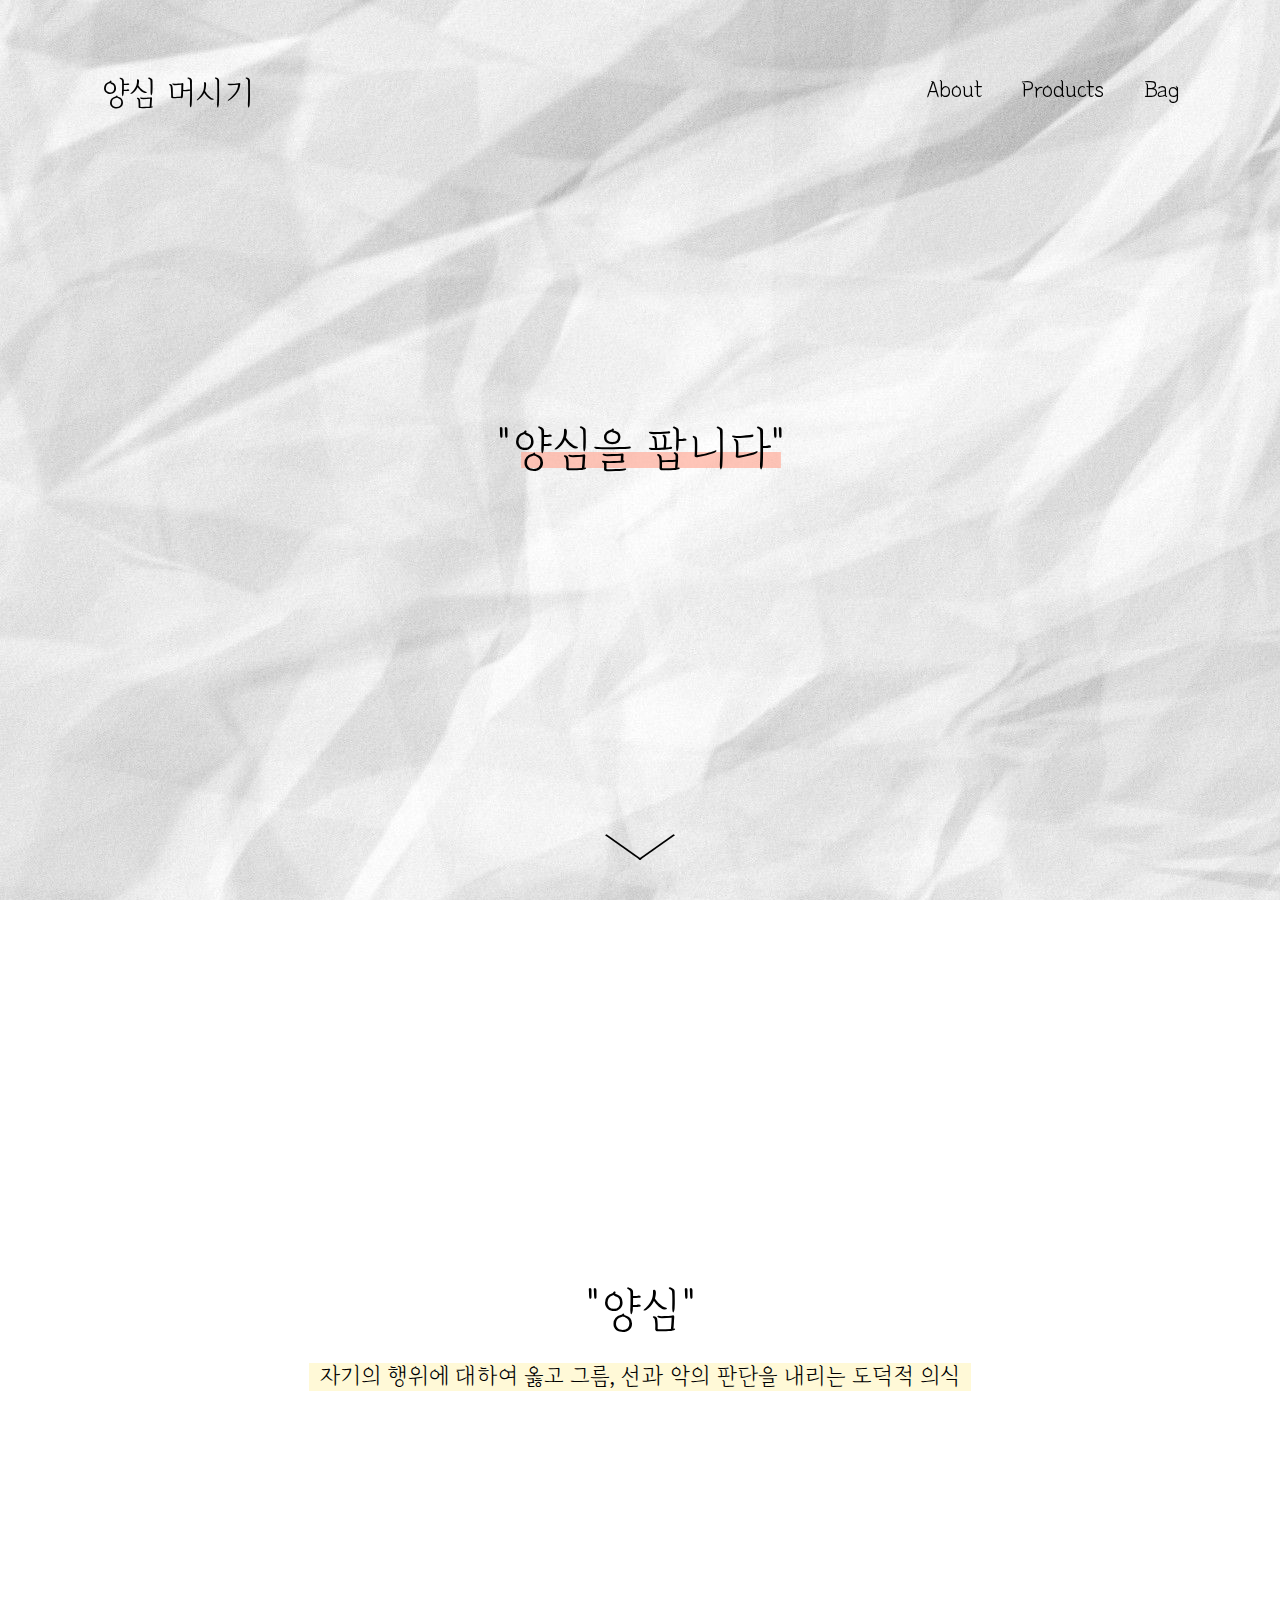
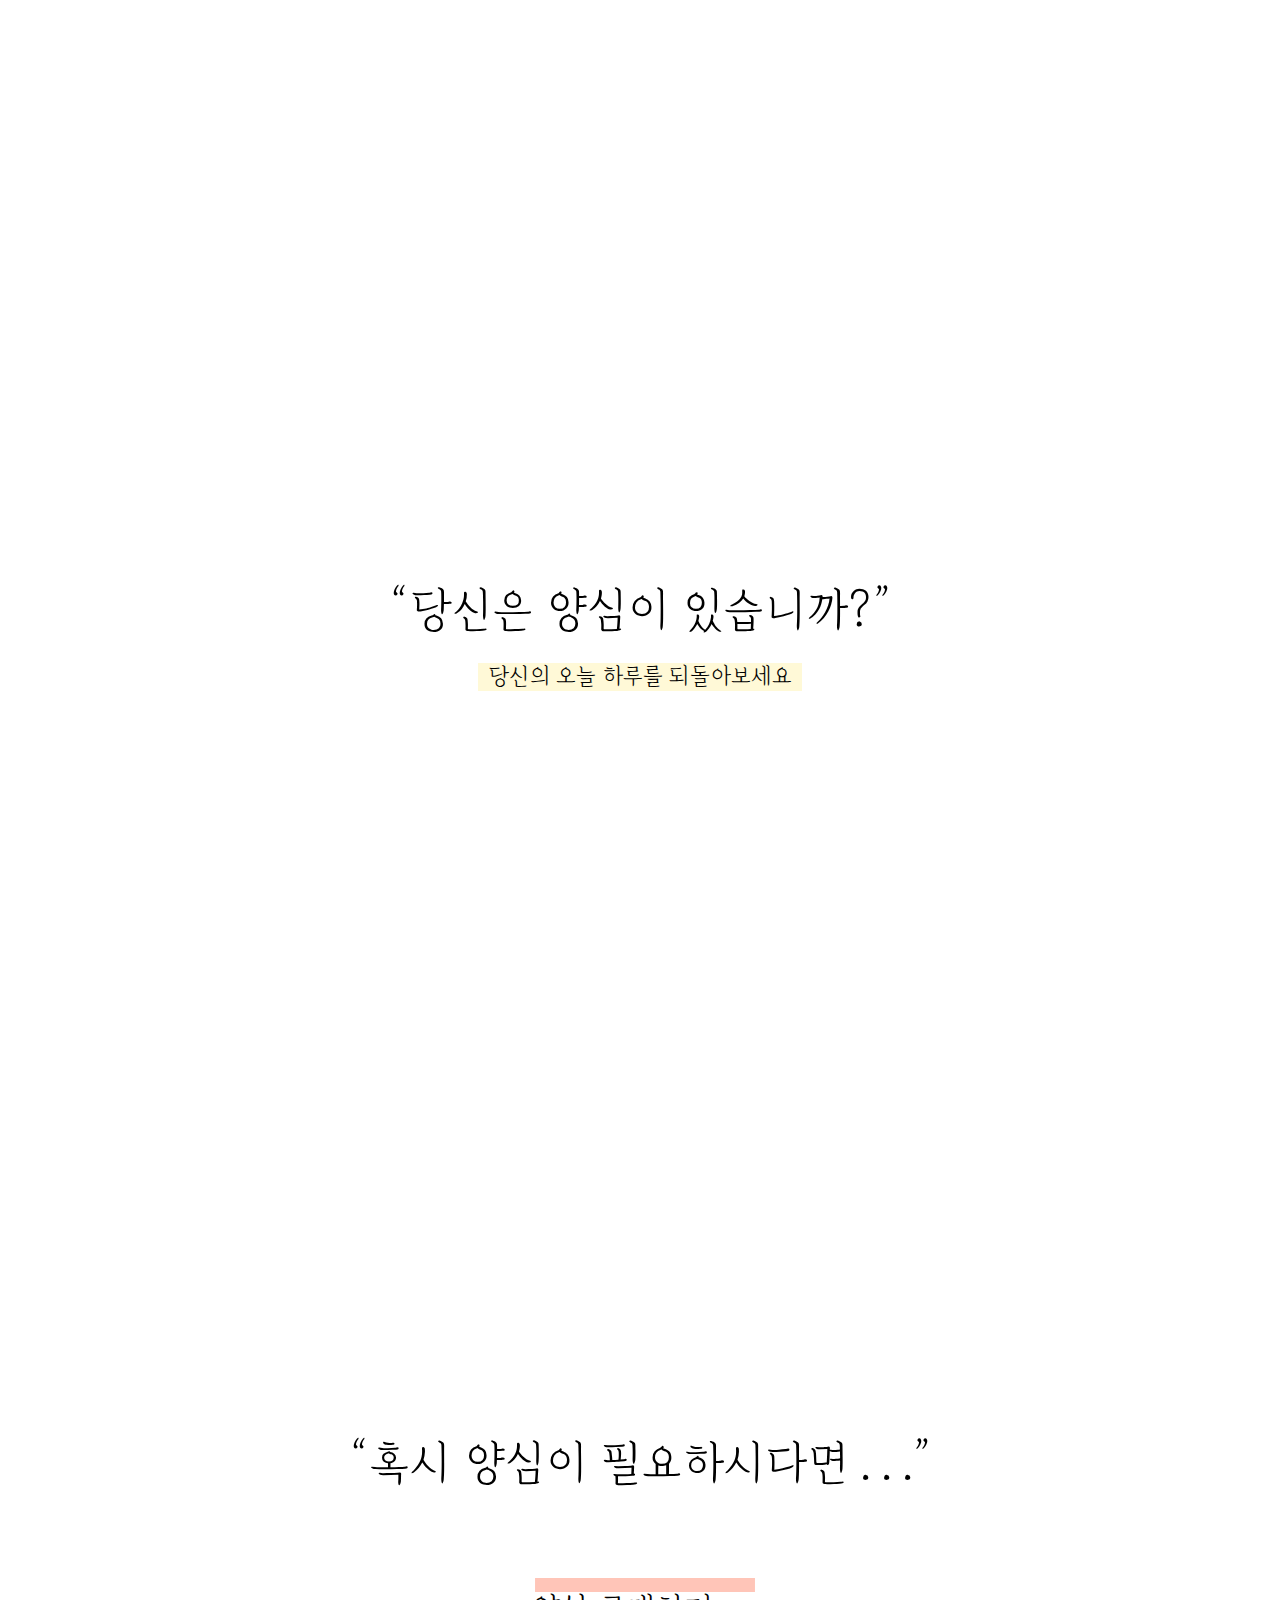
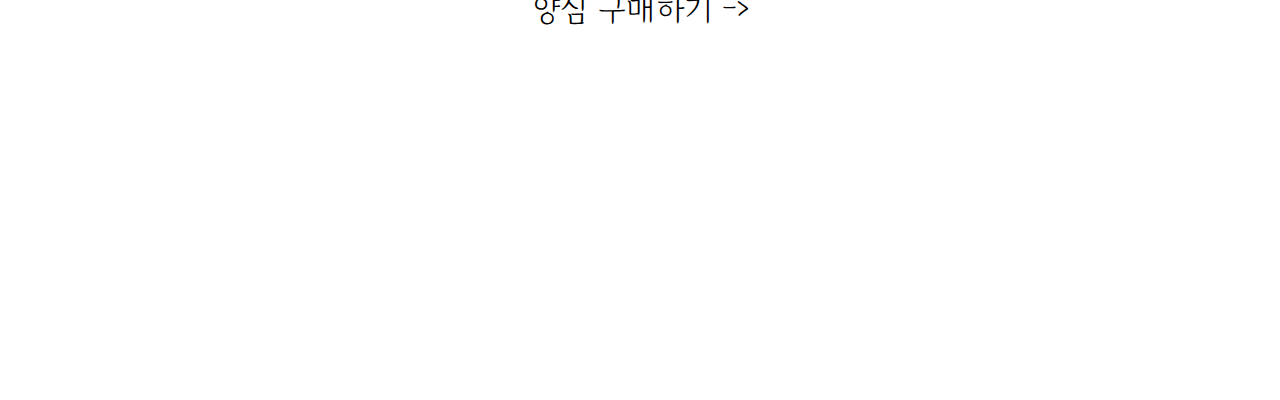
<file: index.html>
<!DOCTYPE html>
<head>
    <meta charset="UTF-8">
    <script src="https://ajax.googleapis.com/ajax/libs/jquery/3.3.1/jquery.min.js"></script>
    <link href="/index.css" rel="stylesheet" type="text/css" />
    <script src="/index.js"></script>
    <title>양심 머시기</title>
    <link rel="shortcut icon" href="/res/img/musigi-logo.ico">
    <link rel="icon" href="/res/img/musigi-logo.ico">
</head>
<body>
    <header include-html="/header.html">
    </header>

    <div class="container">
        <div class="frame" id="frame-1">
            <p id="title">"양심을 팝니다"</p>
            <img class="highlight" src="/res/img/red_highlight.svg">
            <img id="go-down" src="/res/img/go_down.svg" onclick="goDownBtn()">
            <script>
            function goDownBtn() {
                $("html, body").animate({ scrollTop: 860 }, 300);
            }
            </script>
        </div>
        
        <div class="frame" id="frame-2">
            <p id="title">"양심"</p>
            <p id="description">자기의 행위에 대하여 옳고 그름, 선과 악의 판단을 내리는 도덕적 의식</p>
        </div>

        <div class="frame" id="frame-3">
            <p id="title">“당신은 양심이 있습니까?”</p>
            <p id="description">당신의 오늘 하루를 되돌아보세요</p>
        </div>

        <div class="frame" id="frame-4">
            <p id="title">“혹시 양심이 필요하시다면 . . .”</p>
            <p id="go_to_buy" onclick="location.href='/products/products.html'">양심 구매하기 -></p>
            <img class="highlight" src="/res/img/red_highlight.svg">
        </div>
    </div>
     
</body>
</html>
</file>
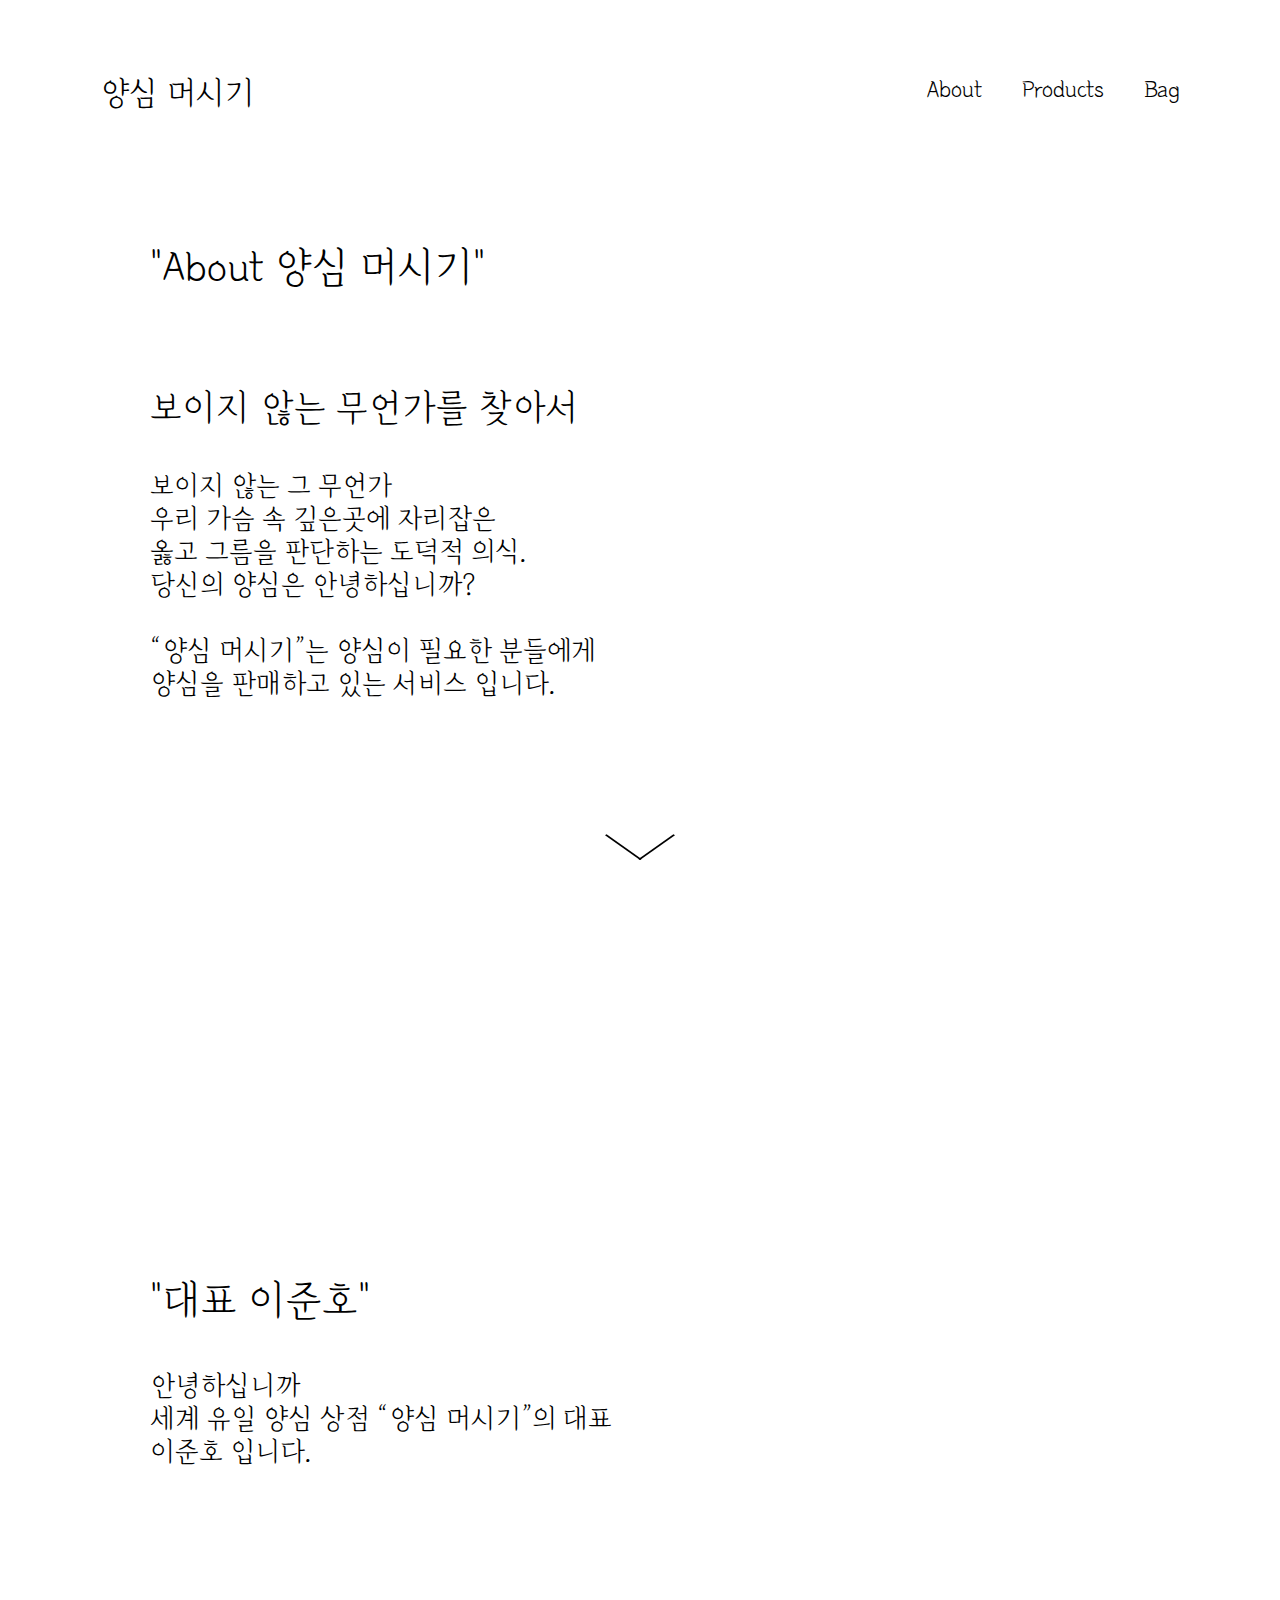
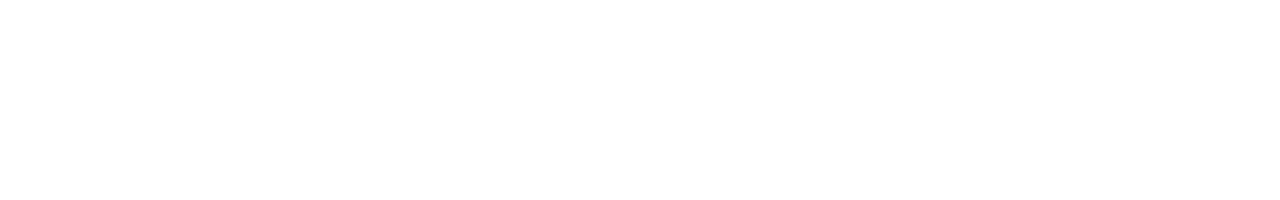
<file: about/about.html>
<!DOCTYPE html>
<head>
    <meta charset="UTF-8">
    <script src="https://ajax.googleapis.com/ajax/libs/jquery/3.3.1/jquery.min.js"></script>
    <link href="./about.css" rel="stylesheet" type="text/css" />
    <script src="./about.js"></script>
    <title>양심 머시기 - About</title>
    <link rel="shortcut icon" href="/res/img/musigi-logo.ico">
    <link rel="icon" href="/res/img/musigi-logo.ico">
</head>
<body>
    <header include-html="/header.html">
    </header>

    <div class="container">
        <div id="text">
            <p id="title">"About 양심 머시기"</p>
            <p id="sub_title">보이지 않는 무언가를 찾아서</p>
            <p id="content">보이지 않는 그 무언가<br>
                우리 가슴 속 깊은곳에 자리잡은<br>
                옳고 그름을 판단하는 도덕적 의식.<br>
                당신의 양심은 안녕하십니까?<br>
                <br>
                “양심 머시기”는 양심이 필요한 분들에게<br>
                양심을 판매하고 있는 서비스 입니다.<br>
            </p>
        </div>
        <div id="frame-1">
            <img id="go-down" src="/res/img/go_down.svg" onclick="goDownBtn()">
            <script>
                function goDownBtn() {
                    $("html, body").animate({ scrollTop: 860 }, 300);
                }
                </script>
        </div>
        
        <div id="frame-2">
            <div id="text">
                <p id="title">"대표 이준호"</p>
                <p id="content">안녕하십니까<br>
                    세계 유일 양심 상점 “양심 머시기”의 대표<br>
                    이준호 입니다.<br>
                    </p>
            </div>    
        </div>
    </div>
     
</body>
</html>
</file>
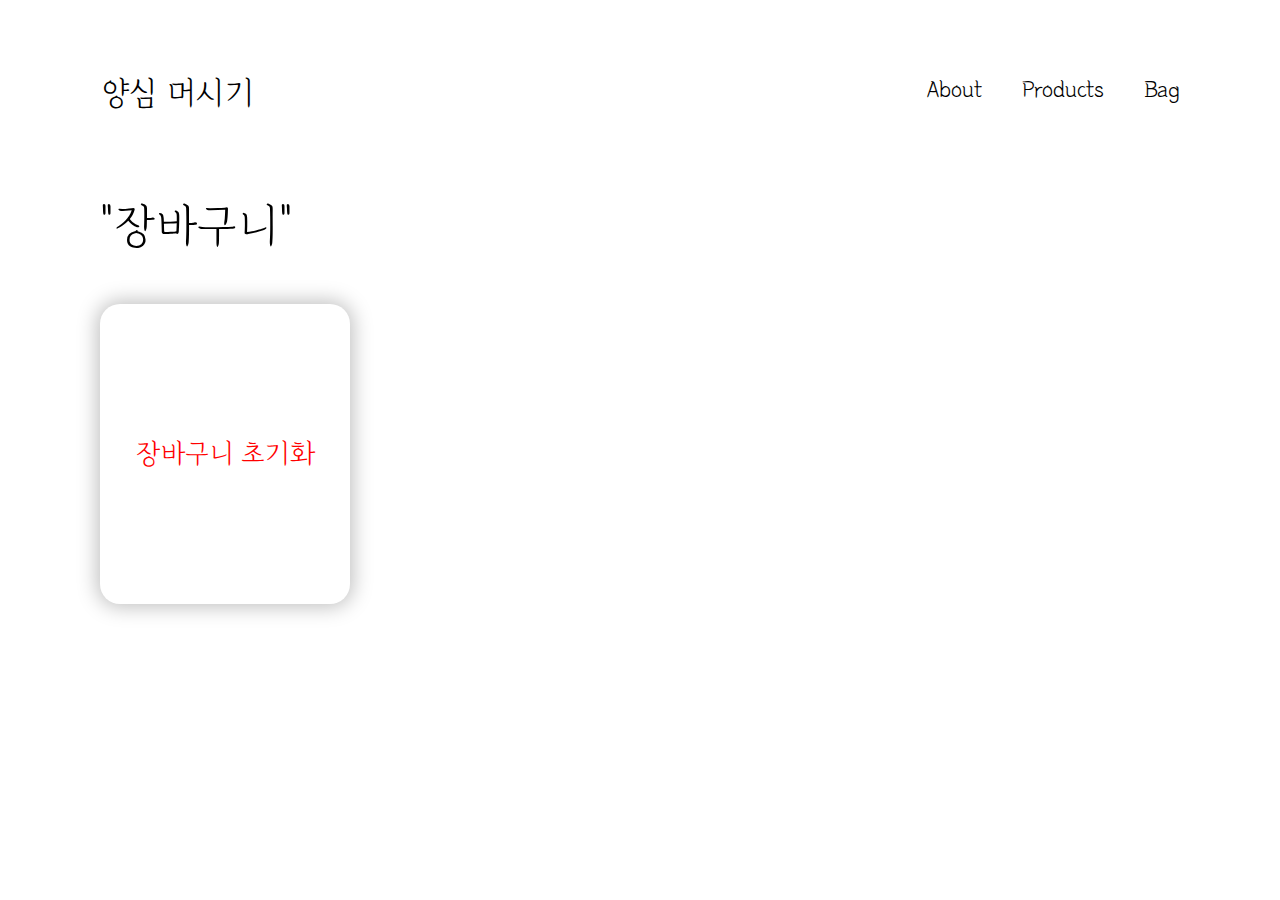
<file: bag/bag.html>
<!DOCTYPE html>
<head>
    <meta charset="UTF-8">
    <link href="./bag.css" rel="stylesheet" type="text/css" />
    <title>양심 머시기 - Bag</title>
    <link rel="shortcut icon" href="/res/img/musigi-logo.ico">
    <link rel="icon" href="/res/img/musigi-logo.ico">
</head>
<body>
    <header include-html="/header.html">
    </header>

    <div class="container">
        <p id="pageTitle">"장바구니"</p>
        <div class="itemImg" id="reset" onclick="reset()"><p>장바구니 초기화</p></div>
    </div>
    <script src="./bag.js"></script>
</body>
</html>
</file>
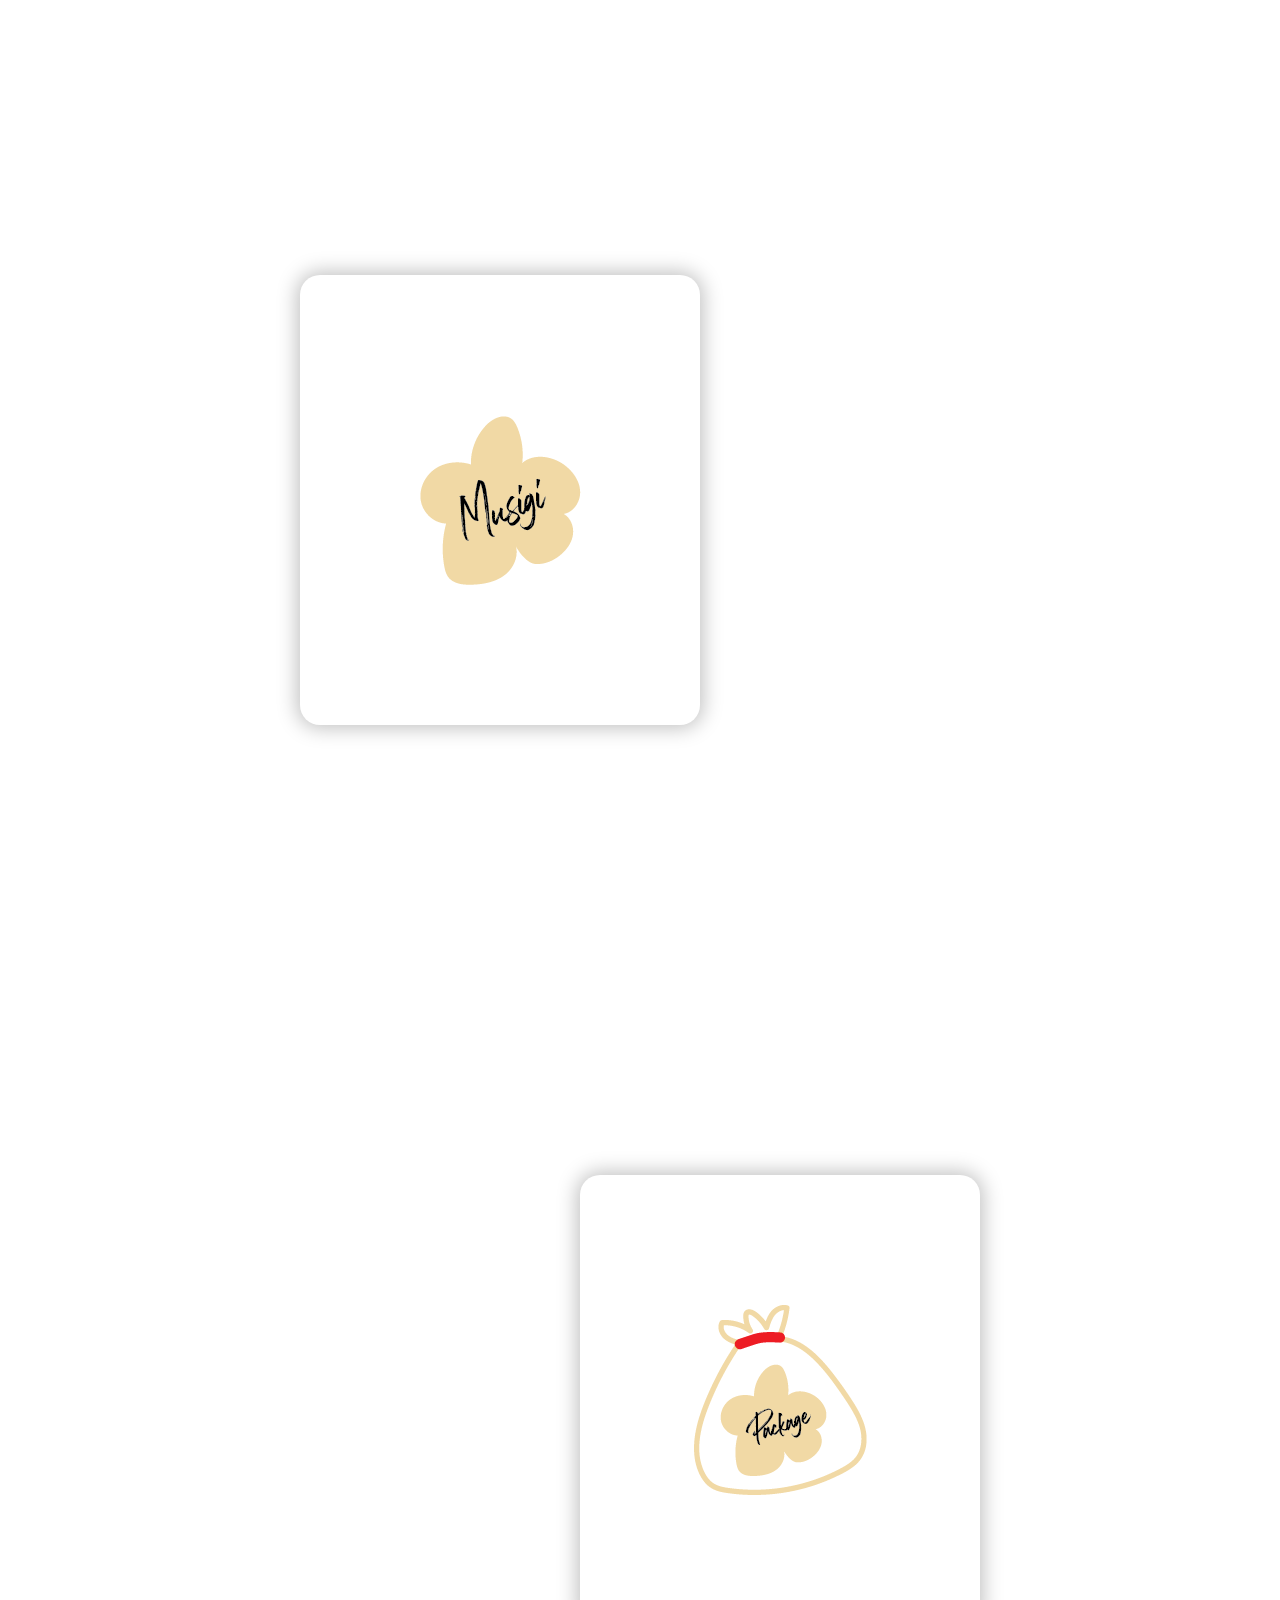
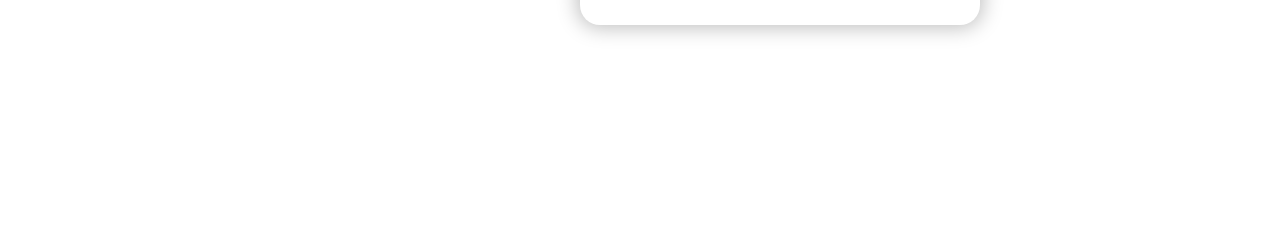
<file: products/item.html>
<!DOCTYPE html>
<head>
    <meta charset="UTF-8">
    <link href="./item.css" rel="stylesheet" type="text/css" />
    <title>양심 머시기 - Items</title>
    <link rel="shortcut icon" href="/res/img/musigi-logo.ico">
    <link rel="icon" href="/res/img/musigi-logo.ico">
</head>
<body>
    <header include-html="/header.html">
    </header>

    <div class="container">
        <div class="introduce">
            <p id="itemName"></p>
            <div id="itemImg"></div>
            <p id="title">당신의 양심, 오늘은 안녕하셨나요?</p>
            <p id="description"></p>
        </div>
        <div class="buy_div">
            <div class="count_div">
                <p>수량 : </p>
                <input id="count" type="number" value="1" min="0" onchange="price()" onkeyup="price()" >
                <p>개</p>
            </div>
            <br><p id="price"></p>
            <div class="radius_button" id="addBag" onclick="addBag()">
                <p>장바구니에 담기</p>
            </div>
            <div class="radius_button" id="kakao_buy" onclick="buy('카카오페이')">
                <p>Kakako Pay</p>
            </div>
            <div class="radius_button" id="toss_buy" onclick="buy('토스')">
                <p>toss</p>
            </div>
            <div class="radius_button" id="naver_buy" onclick="buy('네이버 페이')">
                <p>Naver Pay</p>
            </div>
        </div>
        
    </div>

    
    <script src="./item.js"></script>
</body>
</html>
</file>
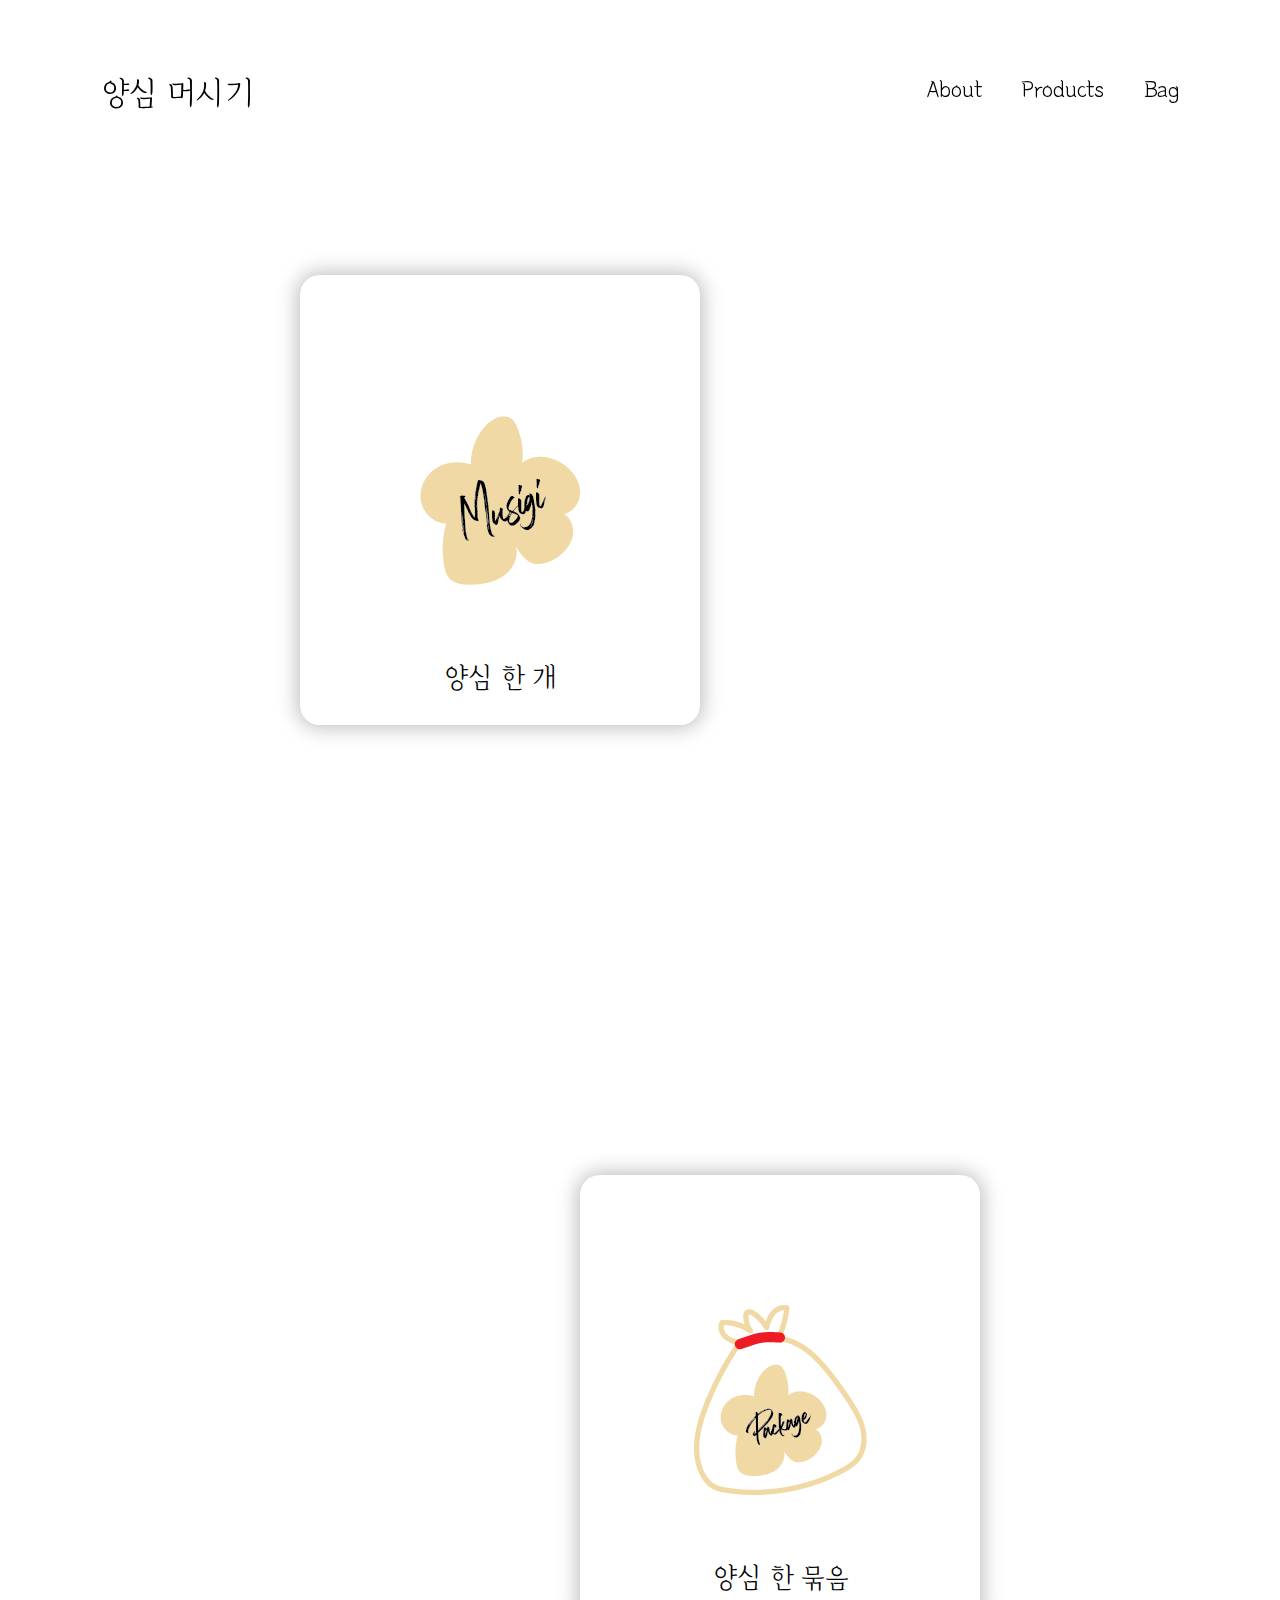
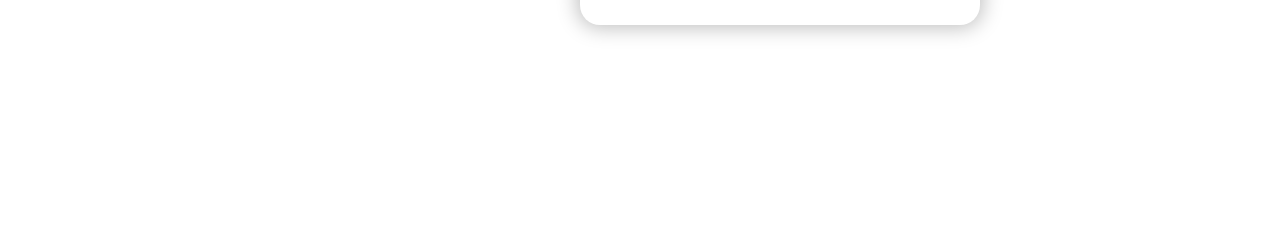
<file: products/products.html>
<!DOCTYPE html>
<head>
    <meta charset="UTF-8">
    <link href="./products.css" rel="stylesheet" type="text/css" />
    <script src="./products.js"></script>
    <title>양심 머시기 - Products</title>
    <link rel="shortcut icon" href="/res/img/musigi-logo.ico">
    <link rel="icon" href="/res/img/musigi-logo.ico">
</head>
<body>
    <header include-html="/header.html">
    </header>

    <div class="container">
        <div id="left">
            <div class="item" id="item1" onclick="setParameter(1)">
                <p>양심 한 개</p>
            </div>
        </div>
        
        <div id="right">
            <div class="item" id="item2" onclick="setParameter(2)">
                <p>양심 한 묶음</p>
            </div>
        </div>
    </div>
     
</body>
</html>
</file>
<file: index.css>
@font-face { 
    font-family: 'Cafe24Oneprettynight'; 
    src: url(/res/fonts//Cafe24Oneprettynight.ttf) format('truetype'); }

p {
    font-family: Cafe24Oneprettynight;
}

body {
    margin: 0;
    padding: 0;
}

header {
    position:fixed;
    width: auto;
    left: 0;
    right: 0;
    margin-top: 40px;
    margin-left: 100px;
    margin-right: 100px;
}


.container {
    width: 100%;
    height: 100%;
}

.container > #frame-1 {
    background-repeat: no-repeat;
    background-image: url("/res/img/paper_background.png");
}

#go-down {
    cursor: pointer;
    position: absolute;
    clear: left;
    bottom: 0px;
    width: 70px;
    margin-bottom: 40px;
}

#frame-1 > .highlight {
    width: 260px;
    margin-top: 20px;
    margin-left: 22px;
    position: absolute;
    z-index: 1;
}

.frame {
    float: inherit;
    place-items: center;
    min-height: 100vh;
    display: flex;
    justify-content: center;
    flex-direction: column;
}

#frame-1 > #title {
    z-index: 2;
    font-size: 50px;
}

#title{
    font-size: 50px;
    margin: 0;
}

#description {
    background: #FFF9D7;
    font-size: 25px;
    padding-left: 10px;
    padding-right: 10px;
}

#frame-4 > #go_to_buy {
    margin-top: 100px;
    font-size: 35px;
    z-index: 2;
    cursor: pointer;
}

#frame-4 > .highlight {
    width: 220px;
    margin-top: 70px;
    margin-left: 10px;
    position: absolute;
    z-index: 1;
}
</file>
<file: about/about.css>
@font-face { 
    font-family: 'Cafe24Oneprettynight'; 
    src: url(/res/fonts//Cafe24Oneprettynight.ttf) format('truetype'); }

p {
    font-family: Cafe24Oneprettynight;
}

body {
    margin: 0;
    padding: 0;
}

header {
    z-index: 2;
    background: #FFFFFF;
    position:fixed;
    width: auto;
    left: 0;
    right: 0;
    padding-top: 40px;
    padding-left: 100px;
    padding-right: 100px;
}

.container {
    width: 100%;
    height: 100%;
}

#go-down {
    z-index: 1;
    cursor: pointer;
    position: absolute;
    clear: left;
    bottom: 0px;
    width: 70px;
    margin-bottom: 40px;
}

#frame-1 {
    float: inherit;
    place-items: center;
    display: flex;
    justify-content: center;
    flex-direction: column;
}

#frame-2 {
    float: inherit;
    min-height: 100vh;
    display: flex;
    justify-content: center;
    flex-direction: column;
}

#text {
    margin-left: 150px;
    float: inherit;
    min-height: 100vh;
    display: flex;
    justify-content: center;
    flex-direction: column;
}

#text > #title {
    font-size: 45px;
}

#text > #sub_title {
    font-size: 40px;
    margin-top: 50px;

}

#text > #content {
    font-size: 30px;
    margin: 0;
}
</file>
<file: bag/bag.css>
@font-face { 
    font-family: 'Cafe24Oneprettynight'; 
    src: url(/res/fonts//Cafe24Oneprettynight.ttf) format('truetype'); }

p {
    font-family: Cafe24Oneprettynight;
}

body {
    margin: 0;
    padding: 0;
}

header {
    background: #FFFFFF;
    position:fixed;
    width: auto;
    left: 0;
    right: 0;
    padding-top: 40px;
    padding-left: 100px;
    padding-right: 100px;
}

.container {
    padding-top: 150px;
    padding-left: 100px;
    padding-right: 100px;
    width: auto;
    height: auto;
}

#pageTitle {
    font-size: 50px;
    cursor: pointer;
}

.itemImg {
    margin-right: 50px;
    float: left;
    width: 250px;
    height: 300px;
    border-radius: 20px;
    box-shadow: 0 0 20px 3px rgba(0, 0, 0, 0.25);
    background-repeat: no-repeat;
    background-position: center;
    cursor: pointer;
    display: flex;
    justify-content: space-around;
    align-items: flex-end;
}

.itemImg > p {
    font-size: 20px;
}

#packageItem {
    background-image: url("/res/img/musigi-package.png");
}

#oneItem {
    background-image: url("/res/img/musigi-logo.png");
}

#reset {
    align-items: center;
    color: red;
}

#reset > p {
    font-size: 30px;
}
</file>
<file: products/item.css>
@font-face { 
    font-family: 'Cafe24Oneprettynight'; 
    src: url(/res/fonts//Cafe24Oneprettynight.ttf) format('truetype'); }

p {
    font-family: Cafe24Oneprettynight;
}

body {
    margin: 0;
    padding: 0;
}

header {
    z-index: 2;
    background: #FFFFFF;
    position:fixed;
    width: auto;
    left: 0;
    right: 0;
    padding-top: 40px;
    padding-left: 100px;
    padding-right: 100px;
}

.container {
    padding-top: 250px;
    padding-left: 100px;
    padding-right: 100px;
    width: auto;
    height: auto;
}

.introduce {
    float: left;
}

.buy_div {
    font-size: 30px;
    float: right;
}

.count_div > p, .count_div > input{
    float: left;
    margin: 0;
}

.count_div > p {
    margin-top: 3px;
    margin-right: 20px;
}

.count_div > input {
    text-align: right;
    outline: 0;
    border-width: 0 0 2px;
    width: 150px;
    padding-left: 0px;
    font-size: 30px;
    font-family: Cafe24Oneprettynight;
}

#itemName {
    font-size: 50px;
    margin-top: 0;
}
#itemImg {
    width: 250px;
    height: 300px;
    border-radius: 20px;
    box-shadow: 0 0 20px 3px rgba(0, 0, 0, 0.25);
    background-repeat: no-repeat;
    background-position: center;
}

#description, #title {
    font-size: 30px;
}

.radius_button {
    cursor: pointer;
    border-radius: 10px;
}

.radius_button > p {
    margin: 15px;
    text-align: center;
    padding: 9px;
    
}

#addBag {
    background-color: #000000;
}

#addBag > p{
    color: #FFFFFF;
}

#kakao_buy {
    background-color: #FFEB00;
}

#toss_buy {
    background-color: #0050FF;
}

#toss_buy > p {
    color: #FFFFFF;
}

#naver_buy {
    background-color: #00C63B;
}

#naver_buy > p {
    color: #FFFFFF;
}
</file>
<file: products/products.css>
@font-face { 
    font-family: 'Cafe24Oneprettynight'; 
    src: url(/res/fonts//Cafe24Oneprettynight.ttf) format('truetype'); }

p {
    font-family: Cafe24Oneprettynight;
}

body {
    margin: 0;
    padding: 0;
}

header {
    z-index: 2;
    /* background: #FFFFFF; */
    position:fixed;
    width: auto;
    left: 0;
    right: 0;
    padding-top: 40px;
    padding-left: 100px;
    padding-right: 100px;
}

.container {
    padding-top: 50px;
    padding-left: 300px;
    padding-right: 300px;
    width: auto;
}

#left {
    float: inherit;
    place-items: center;
    min-height: 100vh;
    display: flex;
    justify-content: center;
    float: left;
}

#right {
    float: inherit;
    place-items: center;
    min-height: 100vh;
    display: flex;
    justify-content: center;
    float: right
}

.item {
    cursor: pointer;
    display: flex;
    justify-content: space-around;
    align-items: flex-end;
    width: 400px;
    height: 450px;
    border-radius: 20px;
    box-shadow: 0 0 20px 3px rgba(0, 0, 0, 0.25);
    background-repeat: no-repeat;
    background-position: center;
}

#item1 {
    background-image: url("/res/img/musigi-logo.png");
}

#item2 {
    background-image: url("/res/img/musigi-package.png");
}


.item > p {
    font-size: 30px;
}
</file>
